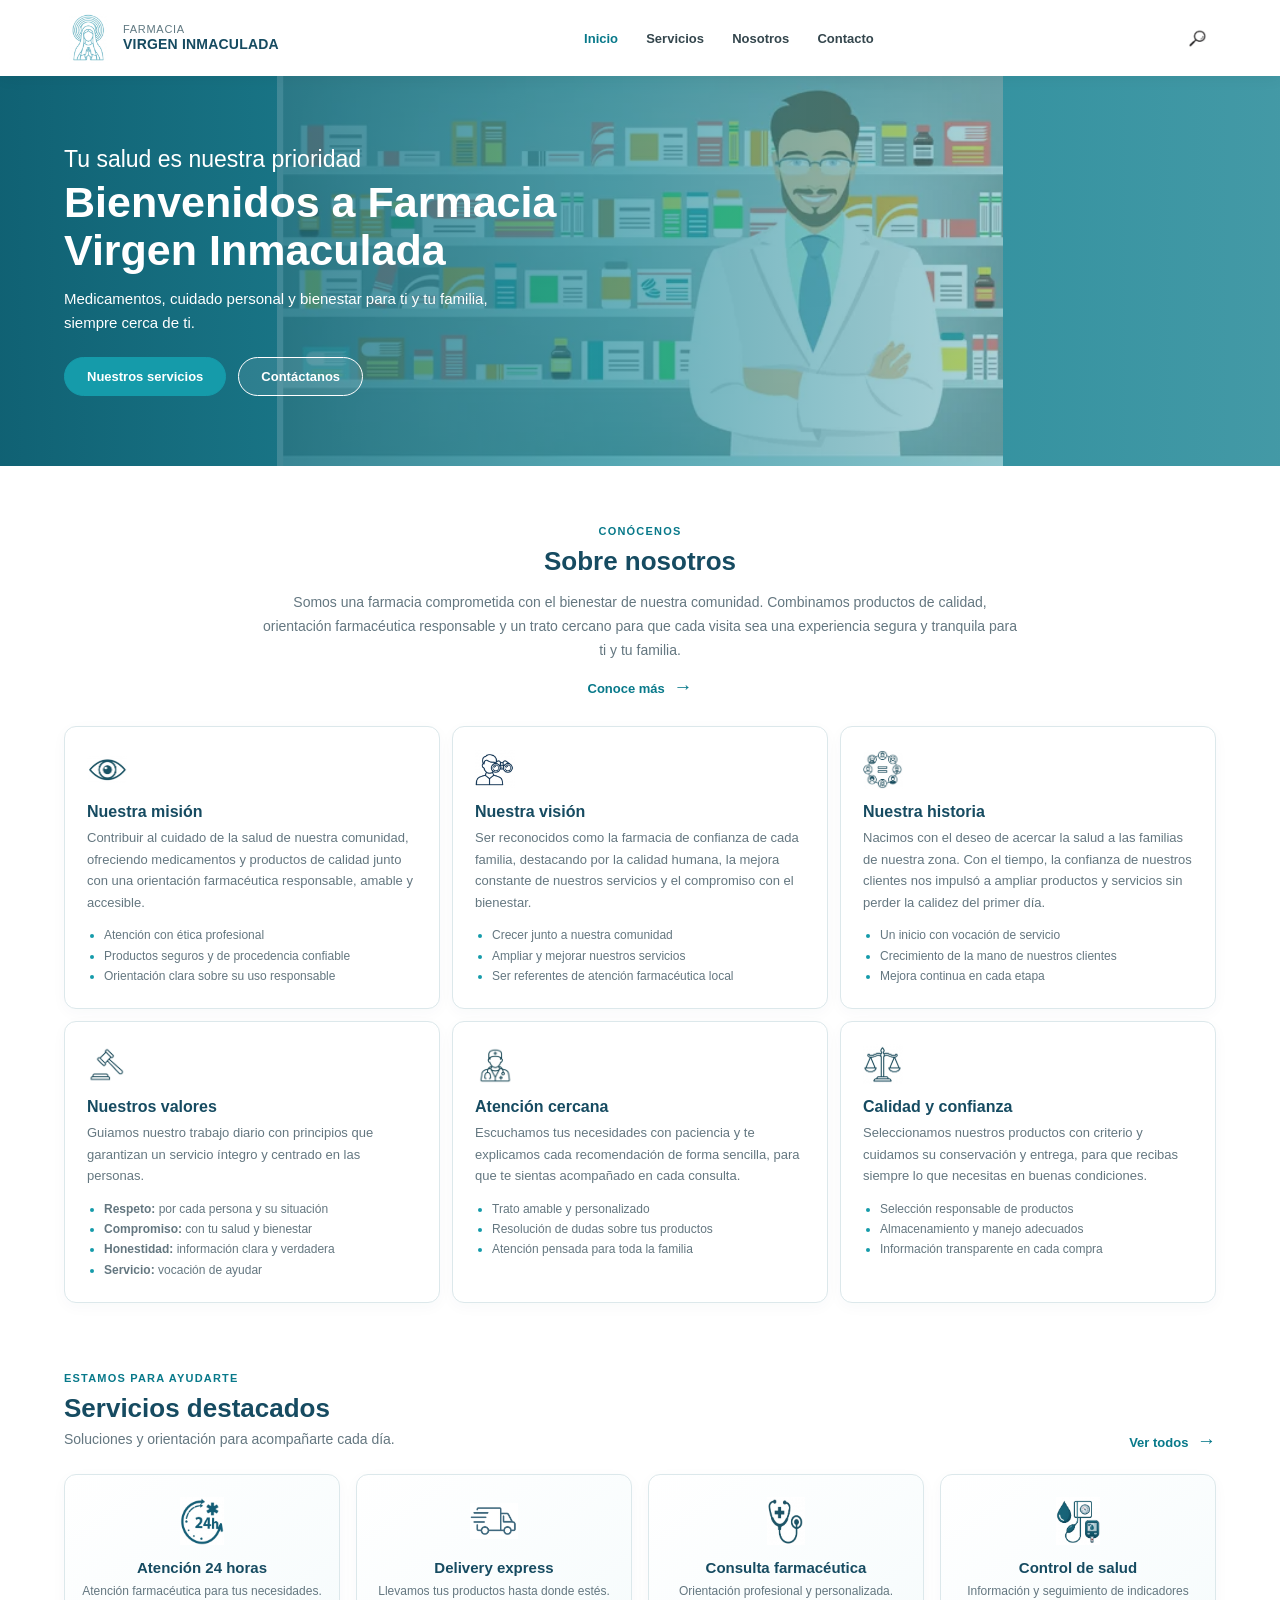
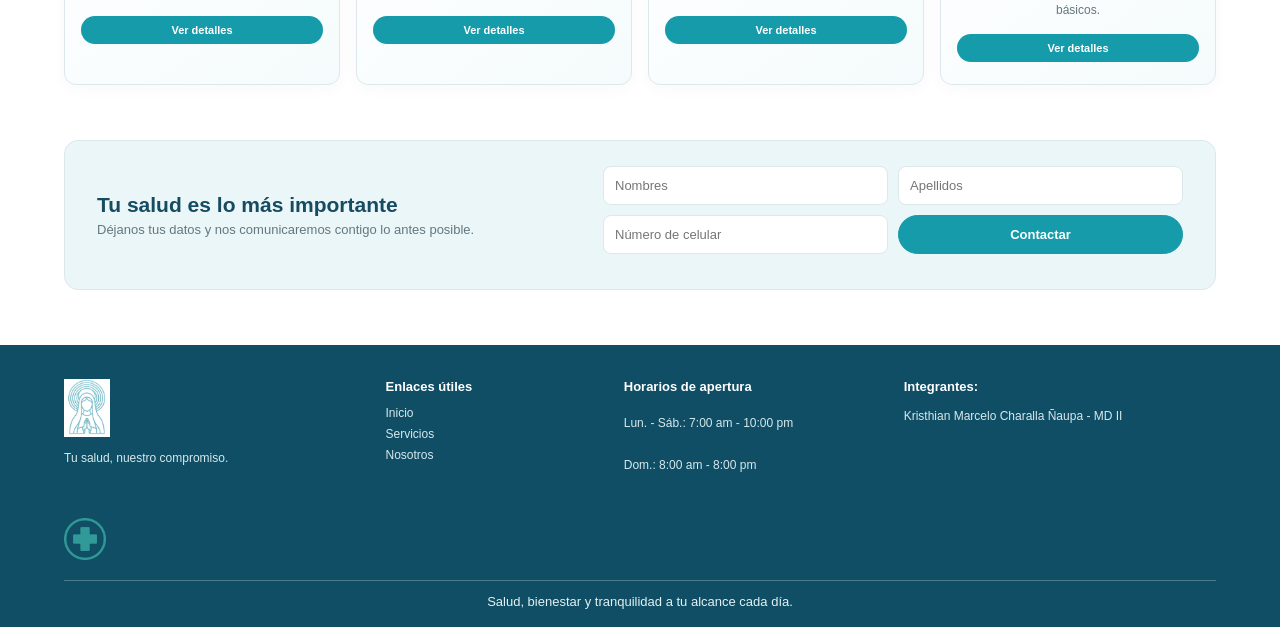
<file: PARA MODIFICAR/index.html>
<!DOCTYPE html>
<html lang="es">
<head>
  <meta charset="UTF-8">
  <meta name="viewport" content="width=device-width, initial-scale=1.0">
  <meta name="description" content="Farmacia Virgen Inmaculada: salud, bienestar y atención farmacéutica.">
  <title>Inicio | Farmacia Virgen Inmaculada</title>
  <link rel="stylesheet" href="Estilos/estilosheader.css">
  <link rel="stylesheet" href="Estilos/estilosfooter.css">
  <link rel="stylesheet" href="Estilos/estilosmain.css">
  <script src="JS/interacciones.js" defer></script>
</head>

<body>

<header class="encabezado">
  <a class="contenedorLOGO" href="index.html" aria-label="Ir al inicio">
    <span class="ubicacionLOGO">
      <img src="Fotos/logo.png" alt="Logo de Farmacia Virgen Inmaculada" class="imagenLOGO">
      <span class="nombreLOGO">
        <span class="spam1">FARMACIA</span>
        <span class="spam2">VIRGEN INMACULADA</span>
      </span>
    </span>
  </a>
  <button class="botonMenuMovil" type="button" aria-label="Abrir menú" aria-expanded="false"><span></span><span></span><span></span></button>
  <nav class="comportamientoMENU" aria-label="Navegación principal">
    <ul class="horizontalMENU">
      <li><a class="opcionMENU activo" href="index.html">Inicio</a></li>
      <li><a class="opcionMENU" href="servicios.html">Servicios</a></li>
      <li><a class="opcionMENU" href="#sobre-nosotros">Nosotros</a></li>
      <li><a class="opcionMENU" href="#contacto">Contacto</a></li>
    </ul>
  </nav>
  <div class="accionesHeader">
    <form class="buscadorHeader" role="search">
      <input type="search" placeholder="Buscar..." aria-label="Buscar en la farmacia">
      <button type="submit" aria-label="Buscar">
      <img src="Fotos/lupa.png" alt="Lupa"></button>
    </form>
  </div>
</header>

<main>
  <section class="heroInicio">
    <img class="fondoDoctores" src="Fotos/fondoMDII.png" alt="Profesional de salud en farmacia">
    <div class="capaHero"></div>
    <div class="contenidoImagen">
      <p class="frase">Tu salud es nuestra prioridad</p>
      <h1 class="bienvenida">Bienvenidos a Farmacia<br>Virgen Inmaculada</h1>
      <p class="textoHero">Medicamentos, cuidado personal y bienestar para ti y tu familia, siempre cerca de ti.</p>
      <div class="botonesImagen">
        <a href="servicios.html" class="btn btnRelleno">Nuestros servicios</a>
        <a href="#contacto" class="btn btnSombra">Contáctanos</a>
      </div>
    </div>
  </section>

  <section class="seccion sobreInicio" id="sobre-nosotros">
    <div class="introduccion introSobre">
      <span class="etiqueta">Conócenos</span>
      <h2>Sobre nosotros</h2>
      <p>Somos una farmacia comprometida con el bienestar de nuestra comunidad. Combinamos productos de calidad, orientación farmacéutica responsable y un trato cercano para que cada visita sea una experiencia segura y tranquila para ti y tu familia.</p>
      <a class="enlaceFlecha" href="#sobre-nosotros">Conoce más <span>→</span></a>
    </div>

    <div class="rejillaValores">
      <article class="tarjetaValor">
        <img src="Fotos/icono-mision.png" alt="">
        <h3>Nuestra misión</h3>
        <p>Contribuir al cuidado de la salud de nuestra comunidad, ofreciendo medicamentos y productos de calidad junto con una orientación farmacéutica responsable, amable y accesible.</p>
        <ul>
          <li>Atención con ética profesional</li>
          <li>Productos seguros y de procedencia confiable</li>
          <li>Orientación clara sobre su uso responsable</li>
        </ul>
      </article>

      <article class="tarjetaValor">
        <img src="Fotos/icono-vision.png" alt="">
        <h3>Nuestra visión</h3>
        <p>Ser reconocidos como la farmacia de confianza de cada familia, destacando por la calidad humana, la mejora constante de nuestros servicios y el compromiso con el bienestar.</p>
        <ul>
          <li>Crecer junto a nuestra comunidad</li>
          <li>Ampliar y mejorar nuestros servicios</li>
          <li>Ser referentes de atención farmacéutica local</li>
        </ul>
      </article>

      <article class="tarjetaValor">
        <img src="Fotos/icono-historia.png" alt="">
        <h3>Nuestra historia</h3>
        <p>Nacimos con el deseo de acercar la salud a las familias de nuestra zona. Con el tiempo, la confianza de nuestros clientes nos impulsó a ampliar productos y servicios sin perder la calidez del primer día.</p>
        <ul>
          <li>Un inicio con vocación de servicio</li>
          <li>Crecimiento de la mano de nuestros clientes</li>
          <li>Mejora continua en cada etapa</li>
        </ul>
      </article>

      <article class="tarjetaValor">
        <img src="Fotos/icono-valores.png" alt="">
        <h3>Nuestros valores</h3>
        <p>Guiamos nuestro trabajo diario con principios que garantizan un servicio íntegro y centrado en las personas.</p>
        <ul>
          <li><strong>Respeto:</strong> por cada persona y su situación</li>
          <li><strong>Compromiso:</strong> con tu salud y bienestar</li>
          <li><strong>Honestidad:</strong> información clara y verdadera</li>
          <li><strong>Servicio:</strong> vocación de ayudar</li>
        </ul>
      </article>

      <article class="tarjetaValor">
        <img src="Fotos/icono-servicio.png" alt="">
        <h3>Atención cercana</h3>
        <p>Escuchamos tus necesidades con paciencia y te explicamos cada recomendación de forma sencilla, para que te sientas acompañado en cada consulta.</p>
        <ul>
          <li>Trato amable y personalizado</li>
          <li>Resolución de dudas sobre tus productos</li>
          <li>Atención pensada para toda la familia</li>
        </ul>
      </article>
      <article class="tarjetaValor">
        <img src="Fotos/icono-politica.png" alt="">
        <h3>Calidad y confianza</h3>
        <p>Seleccionamos nuestros productos con criterio y cuidamos su conservación y entrega, para que recibas siempre lo que necesitas en buenas condiciones.</p>
        <ul>
          <li>Selección responsable de productos</li>
          <li>Almacenamiento y manejo adecuados</li>
          <li>Información transparente en cada compra</li>
        </ul>
      </article>
    </div>
  </section>

  <section class="seccion serviciosInicio">
    <div class="encabezadoSeccion">
      <div>
        <span class="etiqueta">Estamos para ayudarte</span>
        <h2>Servicios destacados</h2>
        <p>Soluciones y orientación para acompañarte cada día.</p>
      </div>
      <a class="enlaceFlecha" href="servicios.html">Ver todos <span>→</span></a>
    </div>
    <div class="rejillaServicios">
      <article class="tarjetaServicio">
        <img src="Fotos/servicio-24horas.png" alt="">
        <h3>Atención 24 horas</h3>
        <p>Atención farmacéutica para tus necesidades.</p>
        <a href="servicios.html">Ver detalles</a>
      </article>
      <article class="tarjetaServicio">
        <img src="Fotos/servicio-delivery.png" alt="">
        <h3>Delivery express</h3>
        <p>Llevamos tus productos hasta donde estés.</p>
        <a href="servicios.html">Ver detalles</a>
      </article>
      <article class="tarjetaServicio">
        <img src="Fotos/servicio-consulta.png" alt="">
        <h3>Consulta farmacéutica</h3>
        <p>Orientación profesional y personalizada.</p>
        <a href="servicios.html">Ver detalles</a>
      </article>
      <article class="tarjetaServicio">
        <img src="Fotos/servicio-salud.png" alt="">
        <h3>Control de salud</h3>
        <p>Información y seguimiento de indicadores básicos.</p>
        <a href="servicios.html">Ver detalles</a>
      </article>
    </div>
  </section>

  <section class="franjaContacto" id="contacto">
    <div class="textoContacto">
      <h2>Tu salud es lo más importante</h2>
      <p>Déjanos tus datos y nos comunicaremos contigo lo antes posible.</p>
    </div>
    <form class="formularioInicio" data-exito="Datos registrados correctamente. Nos comunicaremos contigo pronto.">
      <input type="text" name="nombres" placeholder="Nombres" aria-label="Nombres" autocomplete="given-name" required>
      <input type="text" name="apellidos" placeholder="Apellidos" aria-label="Apellidos" autocomplete="family-name" required>
      <input type="tel" name="numero" placeholder="Número de celular" aria-label="Número de celular" autocomplete="tel" pattern="[0-9+ ]{7,15}" title="Escribe un número válido (solo dígitos, entre 7 y 15)." required>
      <button class="btn btnRelleno" type="submit">Contactar</button>
      <p class="mensajeFormulario" aria-live="polite"></p>
    </form>
  </section>
</main>

<footer class="piePagina">
  <div class="footer-superior">
    <div class="marcaFooter">
      <img src="Fotos/logo.png" alt="Logo Farmacia Virgen Inmaculada">
      <p>Tu salud, nuestro compromiso.</p>
    </div>
    
    <div class="enlacesFooter">
      <h3>Enlaces útiles</h3>
      <a href="index.html">Inicio</a>
      <a href="servicios.html">Servicios</a>
      <a href="#sobre-nosotros">Nosotros</a>
    </div>
    <div class="horarioFooter">
      <h3>Horarios de apertura</h3>
      <p>Lun. - Sáb.: 7:00 am - 10:00 pm</p>
      <p>Dom.: 8:00 am - 8:00 pm</p>
    </div>
    <div class="informacionAlumno">
      <h3>Integrantes:</h3>
      <p class="integrantesEspaciado">Kristhian Marcelo Charalla Ñaupa - MD II</p>
    </div>
    <div class="areaCruz">
      <img src="Fotos/cruzAnimada.webp" alt="Cruz animada de farmacia" class="cruzAnimada">
    </div>
  </div>
  <hr class="lineaDivisora">
  <p class="fraseFinal">Salud, bienestar y tranquilidad a tu alcance cada día.</p>
</footer>
</body>
</html>
</file>
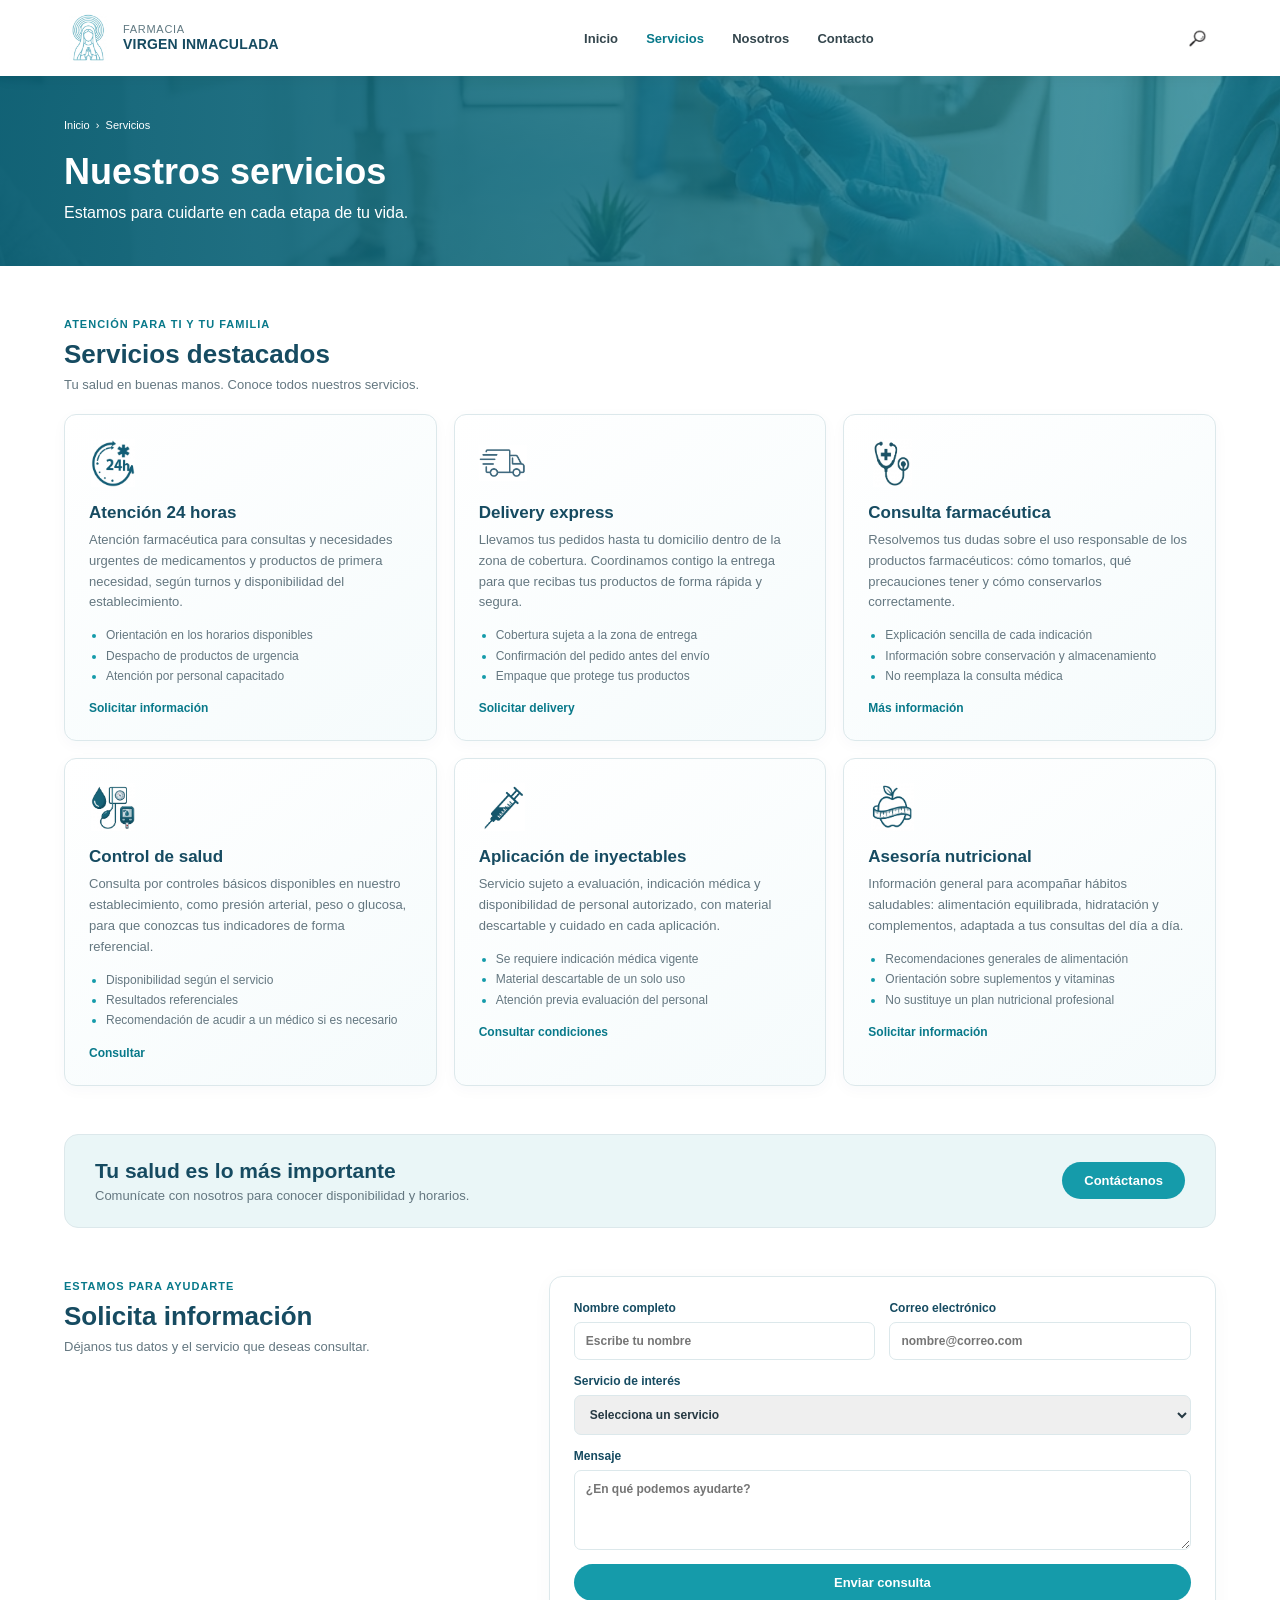
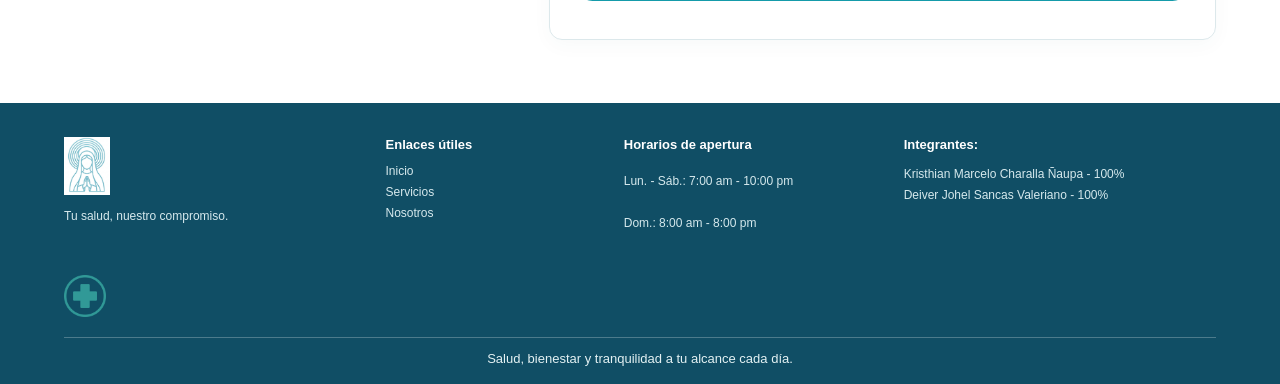
<file: PARA MODIFICAR/servicios.html>
<!DOCTYPE html>
<html lang="es">
<head>
  <meta charset="UTF-8">   
  <meta name="viewport" content="width=device-width, initial-scale=1.0">
  <title>Servicios | Farmacia Virgen Inmaculada</title>
  <link rel="stylesheet" href="Estilos/estilosheader.css">
  <link rel="stylesheet" href="Estilos/estilosfooter.css">
  <link rel="stylesheet" href="Estilos/estilosservicios.css">
  <script src="JS/interacciones.js" defer></script>
</head>

<body>
<header class="encabezado">
  <a class="contenedorLOGO" href="index.html" aria-label="Ir al inicio">
    <span class="ubicacionLOGO">
      <img src="Fotos/logo.png" alt="Logo de Farmacia Virgen Inmaculada" class="imagenLOGO">
      <span class="nombreLOGO">
        <span class="spam1">FARMACIA</span>
        <span class="spam2">VIRGEN INMACULADA</span>
      </span>
    </span>
  </a>
  <button class="botonMenuMovil" type="button" aria-label="Abrir menú" aria-expanded="false"><span></span><span></span><span></span></button>
  <nav class="comportamientoMENU" aria-label="Navegación principal">
    <ul class="horizontalMENU">
      <li>
        <a class="opcionMENU" href="index.html">Inicio</a>
      </li>
      <li>
        <a class="opcionMENU activo" href="servicios.html">Servicios</a>
      </li>
      <li>
        <a class="opcionMENU" href="index.html#sobre-nosotros">Nosotros</a>
      </li>
      <li>
        <a class="opcionMENU" href="index.html#contacto">Contacto</a>
      </li>
    </ul>
  </nav>
  <div class="accionesHeader">
    <form class="buscadorHeader" role="search">
      <input type="search" placeholder="Buscar servicios..." aria-label="Buscar servicios...">
      <button type="submit" aria-label="Buscar">
        <img src="Fotos/lupa.png" alt="Lupa">
      </button>
    </form>
  </div>
</header>
<main class="paginaServicios">
  <section class="bannerInterno bannerServicios">
    <div>
      <p class="miga">Inicio&nbsp; › &nbsp;Servicios</p>
      <h1>Nuestros servicios</h1>
      <p>Estamos para cuidarte en cada etapa de tu vida.</p>
    </div>
    <img src="Fotos/bannerServicios.png" alt="Atención farmacéutica">
  </section>
  <section class="seccion serviciosCompletos">
    <div class="encabezadoSeccion">
      <span class="etiqueta">Atención para ti y tu familia</span>
      <h2>Servicios destacados</h2>
      <p>Tu salud en buenas manos. Conoce todos nuestros servicios.</p>
    </div>
    <div class="rejillaServicios">
      <article class="tarjetaServicio">
        <img src="Fotos/servicio-24horas.png" alt="">
        <h3>Atención 24 horas</h3>
        <p>Atención farmacéutica para consultas y necesidades urgentes de medicamentos y productos de primera necesidad, según turnos y disponibilidad del establecimiento.</p>
        <ul>
          <li>Orientación en los horarios disponibles</li>
          <li>Despacho de productos de urgencia</li>
          <li>Atención por personal capacitado</li>
        </ul>
        <a href="#contactoServicio">Solicitar información</a>
      </article>
      <article class="tarjetaServicio">
        <img src="Fotos/servicio-delivery.png" alt="">
        <h3>Delivery express</h3>
        <p>Llevamos tus pedidos hasta tu domicilio dentro de la zona de cobertura. Coordinamos contigo la entrega para que recibas tus productos de forma rápida y segura.</p>
        <ul>
          <li>Cobertura sujeta a la zona de entrega</li>
          <li>Confirmación del pedido antes del envío</li>
          <li>Empaque que protege tus productos</li>
        </ul>
        <a href="#contactoServicio">Solicitar delivery</a>
      </article>
      <article class="tarjetaServicio">
        <img src="Fotos/servicio-consulta.png" alt="">
        <h3>Consulta farmacéutica</h3>
        <p>Resolvemos tus dudas sobre el uso responsable de los productos farmacéuticos: cómo tomarlos, qué precauciones tener y cómo conservarlos correctamente.</p>
        <ul>
          <li>Explicación sencilla de cada indicación</li>
          <li>Información sobre conservación y almacenamiento</li>
          <li>No reemplaza la consulta médica</li>
        </ul>
        <a href="#contactoServicio">Más información</a>
      </article>
      <article class="tarjetaServicio">
        <img src="Fotos/servicio-salud.png" alt="">
        <h3>Control de salud</h3>
        <p>Consulta por controles básicos disponibles en nuestro establecimiento, como presión arterial, peso o glucosa, para que conozcas tus indicadores de forma referencial.</p>
        <ul>
          <li>Disponibilidad según el servicio</li>
          <li>Resultados referenciales</li>
          <li>Recomendación de acudir a un médico si es necesario</li>
        </ul>
        <a href="#contactoServicio">Consultar</a>
      </article>
      <article class="tarjetaServicio">
        <img src="Fotos/servicio-inyectables.png" alt="">
        <h3>Aplicación de inyectables</h3>
        <p>Servicio sujeto a evaluación, indicación médica y disponibilidad de personal autorizado, con material descartable y cuidado en cada aplicación.</p>
        <ul>
          <li>Se requiere indicación médica vigente</li>
          <li>Material descartable de un solo uso</li>
          <li>Atención previa evaluación del personal</li>
        </ul>
        <a href="#contactoServicio">Consultar condiciones</a>
      </article>
      <article class="tarjetaServicio">
        <img src="Fotos/servicio-nutricion.png" alt="">
        <h3>Asesoría nutricional</h3>
        <p>Información general para acompañar hábitos saludables: alimentación equilibrada, hidratación y complementos, adaptada a tus consultas del día a día.</p>
        <ul>
          <li>Recomendaciones generales de alimentación</li>
          <li>Orientación sobre suplementos y vitaminas</li>
          <li>No sustituye un plan nutricional profesional</li>
        </ul>
        <a href="#contactoServicio">Solicitar información</a>
        </article>
    </div>
  </section>
  <section class="franjaContacto">
    <div>
      <h2>Tu salud es lo más importante</h2>
      <p>Comunícate con nosotros para conocer disponibilidad y horarios.</p>
    </div>
    <a class="btn btnRelleno" href="#contactoServicio">Contáctanos</a>
  </section>
  <section class="seccion formularioSeccion" id="contactoServicio">
    <div>
      <span class="etiqueta">Estamos para ayudarte</span>
      <h2>Solicita información</h2>
      <p>Déjanos tus datos y el servicio que deseas consultar.</p>
    </div>

    <form class="formularioContacto" id="formularioServicio" data-exito="Consulta registrada correctamente.">
      <label>Nombre completo<input type="text" name="nombre" placeholder="Escribe tu nombre" required></label>
      <label>Correo electrónico<input type="email" name="correo" placeholder="nombre@correo.com" required></label>
      <label>Servicio de interés
        <select name="servicio" required>
          <option value="">Selecciona un servicio</option>
          <option>Atención 24 horas</option>
          <option>Delivery express</option>
          <option>Consulta farmacéutica</option>
          <option>Control de salud</option>
          <option>Aplicación de inyectables</option>
          <option>Asesoría nutricional</option>
          <option>Otros servicios</option>
        </select>
      </label>
      <label>Mensaje<textarea name="mensaje" rows="4" placeholder="¿En qué podemos ayudarte?" required></textarea>
      </label>
      <button class="btn btnRelleno" type="submit">Enviar consulta</button>
      <p class="mensajeFormulario" aria-live="polite"></p>
    </form>
  </section>
</main>
<footer class="piePagina">
  <div class="footer-superior">
    <div class="marcaFooter">
      <img src="Fotos/logo.png" alt="Logo Farmacia Virgen Inmaculada">
      <p>Tu salud, nuestro compromiso.</p>
    </div>
    <div class="enlacesFooter">
      <h3>Enlaces útiles</h3>
      <a href="index.html">Inicio</a>
      <a href="servicios.html">Servicios</a>
      <a href="index.html#sobre-nosotros">Nosotros</a>
    </div>
    <div class="horarioFooter">
      <h3>Horarios de apertura</h3>
      <p>Lun. - Sáb.: 7:00 am - 10:00 pm</p>
      <p>Dom.: 8:00 am - 8:00 pm</p>
    </div>
    <div class="informacionAlumno">
      <h3>Integrantes:</h3>
      <p class="integrantesEspaciado">Kristhian Marcelo Charalla Ñaupa - 100%<br>Deiver Johel Sancas Valeriano - 100%</p>
    </div>
    <div class="areaCruz">
      <img src="Fotos/cruzAnimada.webp" alt="Cruz animada de farmacia" class="cruzAnimada">
    </div>
  </div>
  <hr class="lineaDivisora">
  <p class="fraseFinal">Salud, bienestar y tranquilidad a tu alcance cada día.</p>
</footer>
</body>
</html>
</file>
<file: PARA MODIFICAR/Estilos/estilosheader.css>
:root {
    --turquesa: #159baa;
    --turquesa-oscuro: #08798a;
    --azul: #164b61;
    --texto: #263943;
    --gris: #647780;
    --borde: #dce8eb;
    --fondo: #f6fafb
}

* {
    box-sizing: border-box
}

html {
    scroll-behavior: smooth
}

body {
    margin: 0;
    padding: 0;
    font-family: "Segoe UI", Verdana, sans-serif;
    color: var(--texto);
    background: #fff
}

.encabezado {
    background: #fff;
    display: flex;
    justify-content: space-between;
    align-items: center;
    gap: 25px;
    padding: 10px clamp(18px, 5vw, 70px);
    min-height: 76px;
    box-shadow: 0 2px 15px rgba(0, 0, 0, .06);
    position: sticky;
    top: 0;
    z-index: 1000
}

.contenedorLOGO {
    text-decoration: none;
    color: inherit;
    display: flex;
    align-items: center;
    flex-shrink: 0
}

.ubicacionLOGO {
    display: flex;
    align-items: center;
    gap: 10px
}

.imagenLOGO {
    height: 49px;
    width: 49px;
    object-fit: contain
}

.nombreLOGO {
    display: flex;
    flex-direction: column;
    line-height: 1.2
}

.spam1 {
    color: #607982;
    font-size: 11px;
    font-weight: 500;
    letter-spacing: .7px
}

.spam2 {
    color: var(--azul);
    font-size: 14px;
    font-weight: 800;
    letter-spacing: .2px
}

.comportamientoMENU {
    display: flex;
    align-items: center
}

.horizontalMENU {
    display: flex;
    list-style: none;
    margin: 0;
    padding: 0;
    gap: clamp(14px, 2.2vw, 32px);
    align-items: center
}

.opcionMENU {
    text-decoration: none;
    color: #34464d;
    font-size: 13px;
    font-weight: 600;
    transition: color .2s
}

.opcionMENU:hover,
.opcionMENU.activo {
    color: var(--turquesa-oscuro)
}

.accionesHeader {
    display: flex;
    align-items: center;
    gap: 12px
}

.buscadorHeader {
    display: flex;
    align-items: center;
    border: 1px solid transparent;
    border-radius: 22px;
    overflow: hidden;
    transition: border .2s
}

.buscadorHeader:focus-within {
    border-color: var(--borde)
}

.buscadorHeader input {
    width: 0;
    opacity: 0;
    border: 0;
    outline: 0;
    padding: 8px 0;
    transition: width .25s, opacity .25s
}

.buscadorHeader.abierto input {
    width: 150px;
    opacity: 1;
    padding: 8px 10px
}

.buscadorHeader button {
    border: 0;
    background: transparent;
    cursor: pointer;
    display: grid;
    place-items: center;
    padding: 7px;
    position: relative
}

.buscadorHeader button img {
    width: 21px;
    height: 21px;
    object-fit: contain
}

.botonMenuMovil {
    display: none;
    background: none;
    border: 0;
    padding: 7px;
    cursor: pointer
}

.botonMenuMovil span {
    display: block;
    width: 23px;
    height: 2px;
    background: var(--azul);
    margin: 5px
}

@media(max-width:900px) {
    .encabezado {
        gap: 12px;
        padding: 9px 20px
    }

    .horizontalMENU {
        gap: 13px
    }

    .opcionMENU {
        font-size: 12px
    }

    .spam2 {
        font-size: 12px
    }
}

@media(max-width:700px) {
    .encabezado {
        min-height: 66px;
        justify-content: space-between
    }

    .imagenLOGO {
        width: 41px;
        height: 41px
    }

    .spam1 {
        font-size: 9px
    }

    .spam2 {
        font-size: 11px
    }

    .botonMenuMovil {
        display: block;
        order: 3
    }

    .accionesHeader {
        margin-left: auto
    }

    .comportamientoMENU {
        display: none;
        position: absolute;
        left: 0;
        right: 0;
        top: 66px;
        background: #fff;
        padding: 14px 22px 20px;
        box-shadow: 0 8px 12px #00000012
    }

    .comportamientoMENU.menuAbierto {
        display: block
    }

    .horizontalMENU {
        flex-direction: column;
        align-items: stretch;
        gap: 0
    }

    .horizontalMENU li {
        border-bottom: 1px solid var(--borde)
    }

    .opcionMENU {
        display: block;
        padding: 12px 4px;
        font-size: 14px
    }

    .buscadorHeader.abierto input {
        width: min(115px, 28vw)
    }
}

[hidden] {
    display: none !important
}

.soloLectores {
    position: absolute;
    width: 1px;
    height: 1px;
    overflow: hidden;
    clip: rect(0, 0, 0, 0)
}
</file>
<file: PARA MODIFICAR/Estilos/estilosfooter.css>
.piePagina {
    background: #104e65;
    color: #fff;
    padding: 34px clamp(20px, 5vw, 70px) 18px;
    font-family: "Segoe UI", Verdana, sans-serif
}

.footer-superior {
    display: grid;
    grid-template-columns: 1.4fr 1fr 1.2fr 1.5fr;
    gap: 30px;
    align-items: start
}

.marcaFooter img {
    width: 160px;
    max-height: 58px;
    object-fit: contain;
    object-position: left center;
}

.marcaFooter p,
.horarioFooter p {
    font-size: 12px;
    color: #d6e9ed;
    line-height: 1.6;
    margin: 8px 0
}

.enlacesFooter,
.horarioFooter,
.informacionAlumno {
    display: flex;
    flex-direction: column;
    gap: 7px
}

.piePagina h3 {
    font-size: 13px;
    margin: 0 0 5px;
    color: #fff
}

.enlacesFooter a {
    color: #d6e9ed;
    text-decoration: none;
    font-size: 12px
}

.enlacesFooter a:hover {
    color: #fff;
    text-decoration: underline
}

.informacionAlumno p {
    font-size: 12px;
    color: #d6e9ed;
    line-height: 1.8;
    margin: 0
}

.areaCruz {
    grid-column: 1/-1;
    position: relative;
    height: 42px;
    margin-top: 4px
}

.cruzAnimada {
    width: 42px;
    height: 42px;
    object-fit: contain;
    position: absolute;
    top: 0;
    left: 0;
    animation: moverLado 6s ease-in-out infinite alternate
}

@keyframes moverLado {
    0% {
        left: 0
    }

    100% {
        left: calc(100% - 42px)
    }
}

@media(prefers-reduced-motion:reduce) {
    .cruzAnimada {
        animation: none
    }
}

.lineaDivisora {
    border: 0;
    border-top: 1px solid #ffffff40;
    margin: 20px 0 13px
}

.fraseFinal {
    text-align: center;
    color: #e3f1f3;
    font-size: 13px;
    margin: 0
}

@media(max-width:700px) {
    .footer-superior {
        grid-template-columns: 1fr 1fr;
        gap: 25px 18px
    }

    .marcaFooter,
    .informacionAlumno {
        grid-column: 1/-1
    }

    .marcaFooter img {
        width: 145px
    }

    .piePagina {
        padding: 28px 22px 15px
    }
}
</file>
<file: PARA MODIFICAR/Estilos/estilosmain.css>
:root {
    --turquesa: #159baa;
    --azul: #164b61;
    --texto: #263943;
    --gris: #647780;
    --borde: #dce8eb;
    --fondo: #f6fafb
}

.heroInicio {
    position: relative;
    min-height: 390px;
    display: flex;
    align-items: center;
    overflow: hidden;
    background: #4b9eaa
}

.fondoDoctores {
    position: absolute;
    inset: 0;
    width: 100%;
    height: 100%;
    object-fit: contain;
    object-position: center 42%
}

.capaHero {
    position: absolute;
    inset: 0;
    background: linear-gradient(90deg, rgba(8, 89, 108, .88), rgba(10, 125, 143, .62) 48%, rgba(12, 119, 136, .12))
}

.contenidoImagen {
    position: relative;
    z-index: 1;
    color: #fff;
    width: min(1180px, 90%);
    margin: auto;
    padding: 65px 0
}

.frase {
    font-size: clamp(17px, 2vw, 23px);
    margin: 0 0 5px
}

.bienvenida {
    font-size: clamp(30px, 4vw, 43px);
    line-height: 1.12;
    margin: 0 0 13px;
    font-weight: 750
}

.textoHero {
    max-width: 470px;
    line-height: 1.6;
    font-size: 15px;
    margin: 0 0 22px
}

.botonesImagen {
    display: flex;
    gap: 12px;
    flex-wrap: wrap
}

.btn {
    display: inline-flex;
    align-items: center;
    justify-content: center;
    padding: 11px 22px;
    border-radius: 24px;
    text-decoration: none;
    font-size: 13px;
    font-weight: 700;
    transition: .2s
}

.btnRelleno {
    background: var(--turquesa);
    color: white;
    border: 1px solid var(--turquesa)
}

.btnRelleno:hover {
    background: #087d8b;
    transform: translateY(-2px)
}

.btnSombra {
    border: 1px solid white;
    color: white;
    background: #ffffff18
}

.btnSombra:hover {
    background: #fff;
    color: var(--azul)
}

.seccion {
    width: min(1180px, 90%);
    margin: 55px auto
}

.sobreInicio {
    display: grid;
    grid-template-columns: .85fr 1.6fr;
    gap: 35px;
    align-items: center
}

.etiqueta {
    color: var(--turquesa-oscuro);
    font-size: 11px;
    text-transform: uppercase;
    font-weight: 800;
    letter-spacing: 1.2px
}

.seccion h2,
.franjaContacto h2 {
    font-size: 26px;
    color: var(--azul);
    margin: 7px 0 10px
}

.introduccion p,
.encabezadoSeccion p {
    color: var(--gris);
    font-size: 14px;
    line-height: 1.7
}

.enlaceFlecha {
    color: var(--turquesa-oscuro);
    font-size: 13px;
    font-weight: 700;
    text-decoration: none
}

.enlaceFlecha span {
    font-size: 19px;
    margin-left: 5px
}

.rejillaValores {
    display: grid;
    grid-template-columns: repeat(3, 1fr);
    gap: 12px
}

.tarjetaValor,
.tarjetaServicio {
    border: 1px solid var(--borde);
    border-radius: 12px;
    padding: 19px;
    background: #fff;
    box-shadow: 0 4px 15px #164b6108
}

.tarjetaValor img {
    width: 32px;
    height: 32px;
    object-fit: contain
}

.tarjetaValor h3,
.tarjetaServicio h3 {
    font-size: 15px;
    color: var(--azul);
    margin: 10px 0 6px
}

.tarjetaValor p,
.tarjetaServicio p {
    font-size: 12px;
    line-height: 1.55;
    color: var(--gris);
    margin: 0
}

.serviciosInicio {
    margin-top: 65px
}

.encabezadoSeccion {
    display: flex;
    justify-content: space-between;
    align-items: end;
    gap: 20px;
    margin-bottom: 22px
}

.encabezadoSeccion h2 {
    margin-bottom: 4px
}

.encabezadoSeccion p {
    margin: 0
}

.rejillaServicios {
    display: grid;
    grid-template-columns: repeat(4, 1fr);
    gap: 16px
}

.tarjetaServicio {
    text-align: center;
    background: linear-gradient(145deg, #fff, #f5fbfc);
    padding: 22px 16px
}

.tarjetaServicio img {
    width: 48px;
    height: 48px;
    object-fit: contain
}

.tarjetaServicio a {
    display: block;
    margin-top: 15px;
    background: var(--turquesa);
    color: white;
    border-radius: 20px;
    padding: 8px;
    text-decoration: none;
    font-size: 11px;
    font-weight: 700
}

.franjaContacto {
    width: min(1180px, 90%);
    margin: 55px auto;
    background: #eaf6f7;
    border: 1px solid var(--borde);
    border-radius: 14px;
    padding: 25px 32px;
    display: flex;
    justify-content: space-between;
    align-items: center;
    gap: 20px
}

.franjaContacto h2 {
    margin: 0 0 5px;
    font-size: 21px
}

.franjaContacto p {
    margin: 0;
    color: var(--gris);
    font-size: 13px
}

@media(max-width:850px) {
    .sobreInicio {
        grid-template-columns: 1fr
    }

    .rejillaServicios {
        grid-template-columns: repeat(2, 1fr)
    }

    .heroInicio {
        min-height: 360px
    }
}

@media(max-width:520px) {
    .heroInicio {
        min-height: 410px
    }

    .fondoDoctores {
        object-position: 62% center
    }

    .capaHero {
        background: linear-gradient(90deg, rgba(8, 89, 108, .9), rgba(10, 125, 143, .62))
    }

    .contenidoImagen {
        padding: 50px 0
    }

    .seccion {
        margin: 38px auto
    }

    .rejillaValores {
        grid-template-columns: repeat(2, 1fr);
        gap: 9px
    }

    .tarjetaValor {
        padding: 13px
    }

    .rejillaServicios {
        grid-template-columns: 1fr 1fr;
        gap: 9px
    }

    .tarjetaServicio {
        padding: 16px 10px
    }

    .encabezadoSeccion {
        align-items: start;
        flex-direction: column
    }

    .franjaContacto {
        flex-direction: column;
        align-items: flex-start;
        padding: 22px;
        margin: 35px auto
    }
}

.sobreInicio {
    display: block
}

.introSobre {
    max-width: 760px;
    margin: 0 auto 28px;
    text-align: center
}

.tarjetaValor {
    padding: 22px
}

.tarjetaValor img {
    width: 40px;
    height: 40px
}

.tarjetaValor h3 {
    font-size: 16px
}

.tarjetaValor p {
    font-size: 13px;
    line-height: 1.65
}

.tarjetaValor ul {
    margin: 12px 0 0;
    padding-left: 17px;
    font-size: 12px;
    color: var(--gris);
    line-height: 1.7
}

.tarjetaValor li::marker {
    color: var(--turquesa)
}

.textoContacto {
    flex: 1
}

.formularioInicio {
    flex: 1.2;
    max-width: 580px;
    display: grid;
    grid-template-columns: 1fr 1fr;
    gap: 10px
}

.formularioInicio input {
    width: 100%;
    border: 1px solid var(--borde);
    border-radius: 8px;
    padding: 11px;
    font: inherit;
    font-size: 13px;
    outline-color: var(--turquesa);
    background: #fff;
    box-sizing: border-box
}

.formularioInicio button {
    cursor: pointer;
    font-family: inherit
}

.franjaContacto .mensajeFormulario {
    grid-column: 1/-1;
    font-size: 12px;
    font-weight: 700;
    color: var(--turquesa-oscuro);
    margin: 0
}

@media(max-width:850px) {
    .rejillaValores {
        grid-template-columns: repeat(2, 1fr)
    }
}

@media(max-width:560px) {
    .rejillaValores {
        grid-template-columns: 1fr
    }

    .formularioInicio {
        grid-template-columns: 1fr;
        max-width: none;
        width: 100%
    }
}
</file>
<file: PARA MODIFICAR/Estilos/estilosservicios.css>
:root {
    --turquesa: #159baa;
    --azul: #164b61;
    --texto: #263943;
    --gris: #647780;
    --borde: #dce8eb
}

.bannerInterno {
    min-height: 190px;
    position: relative;
    overflow: hidden;
    display: flex;
    align-items: center;
    background: #277f90;
    color: white;
    padding: 30px max(5%, calc((100% - 1180px)/2))
}

.bannerInterno>img {
    position: absolute;
    inset: 0;
    width: 100%;
    height: 100%;
    object-fit: cover;
    opacity: .35
}

.bannerInterno:after {
    content: "";
    position: absolute;
    inset: 0;
    background: linear-gradient(90deg, #075b70dd, #087e8a55)
}

.bannerInterno>div {
    position: relative;
    z-index: 1;
    max-width: 600px
}

.bannerInterno h1 {
    font-size: 36px;
    margin: 8px 0
}

.bannerInterno p {
    margin: 0;
    line-height: 1.5
}

.bannerInterno .miga {
    font-size: 11px;
    margin-bottom: 18px
}

.seccion {
    width: min(1180px, 90%);
    margin: 48px auto
}

.etiqueta {
    color: #08798a;
    font-size: 11px;
    text-transform: uppercase;
    font-weight: 800;
    letter-spacing: 1px
}

.encabezadoSeccion h2,
.formularioSeccion h2 {
    font-size: 26px;
    color: var(--azul);
    margin: 7px 0
}

.encabezadoSeccion p,
.formularioSeccion>div p {
    font-size: 13px;
    color: var(--gris);
    margin: 0 0 22px
}

.rejillaServicios {
    display: grid;
    grid-template-columns: repeat(3, 1fr);
    gap: 17px
}

.tarjetaServicio {
    border: 1px solid var(--borde);
    border-radius: 12px;
    padding: 24px;
    background: linear-gradient(145deg, #fff, #f5fbfc);
    box-shadow: 0 4px 15px #164b6108
}

.tarjetaServicio img {
    width: 48px;
    height: 48px;
    object-fit: contain
}

.tarjetaServicio h3 {
    font-size: 16px;
    color: var(--azul);
    margin: 12px 0 7px
}

.tarjetaServicio p {
    font-size: 12px;
    color: var(--gris);
    line-height: 1.6;
    margin: 0
}

.tarjetaServicio a {
    display: inline-block;
    margin-top: 15px;
    color: #08798a;
    font-size: 12px;
    font-weight: 700;
    text-decoration: none
}

.tarjetaServicio a:hover {
    text-decoration: underline
}

.franjaContacto {
    width: min(1180px, 90%);
    margin: 45px auto;
    background: #eaf6f7;
    border: 1px solid var(--borde);
    border-radius: 14px;
    padding: 24px 30px;
    display: flex;
    justify-content: space-between;
    align-items: center;
    gap: 20px
}

.franjaContacto h2 {
    font-size: 21px;
    color: var(--azul);
    margin: 0 0 5px
}

.franjaContacto p {
    font-size: 13px;
    color: var(--gris);
    margin: 0
}

.btn {
    display: inline-flex;
    align-items: center;
    justify-content: center;
    padding: 11px 22px;
    border-radius: 24px;
    text-decoration: none;
    font-size: 13px;
    font-weight: 700
}

.btnRelleno {
    background: var(--turquesa);
    color: #fff;
    border: 0
}

.formularioSeccion {
    display: grid;
    grid-template-columns: .8fr 1.2fr;
    gap: 40px;
    align-items: start;
    padding-bottom: 15px
}

.formularioContacto {
    display: grid;
    grid-template-columns: 1fr 1fr;
    gap: 14px;
    padding: 24px;
    border: 1px solid var(--borde);
    border-radius: 13px;
    box-shadow: 0 5px 20px #164b6109
}

.formularioContacto label {
    display: flex;
    flex-direction: column;
    gap: 7px;
    font-size: 12px;
    font-weight: 700;
    color: var(--azul)
}

.formularioContacto label:nth-child(3),
.formularioContacto label:nth-child(4),
.formularioContacto button,
.mensajeFormulario {
    grid-column: 1/-1
}

.formularioContacto input,
.formularioContacto select,
.formularioContacto textarea {
    width: 100%;
    border: 1px solid var(--borde);
    border-radius: 7px;
    padding: 11px;
    font: inherit;
    font-size: 12px;
    color: var(--texto);
    outline-color: var(--turquesa)
}

.formularioContacto textarea {
    resize: vertical
}

.formularioContacto button {
    cursor: pointer
}

.mensajeFormulario {
    font-size: 12px;
    color: #08798a;
    margin: 0
}

@media(max-width:800px) {
    .rejillaServicios {
        grid-template-columns: repeat(2, 1fr)
    }

    .formularioSeccion {
        grid-template-columns: 1fr;
        gap: 15px
    }
}

@media(max-width:520px) {
    .bannerInterno {
        min-height: 160px
    }

    .bannerInterno h1 {
        font-size: 29px
    }

    .rejillaServicios {
        grid-template-columns: 1fr 1fr;
        gap: 10px
    }

    .tarjetaServicio {
        padding: 16px
    }

    .tarjetaServicio p {
        min-height: 0
    }

    .franjaContacto {
        flex-direction: column;
        align-items: flex-start;
        padding: 22px
    }

    .formularioContacto {
        grid-template-columns: 1fr;
        padding: 17px
    }

    .formularioContacto label {
        grid-column: 1/-1
    }
}

.tarjetaServicio ul {
    margin: 12px 0 0;
    padding-left: 17px;
    font-size: 12px;
    color: var(--gris);
    line-height: 1.7
}

.tarjetaServicio li::marker {
    color: var(--turquesa)
}

.tarjetaServicio h3 {
    font-size: 17px
}

.tarjetaServicio p {
    font-size: 13px
}

.formularioContacto button {
    font-family: inherit
}

.mensajeFormulario {
    font-weight: 700
}
</file>
